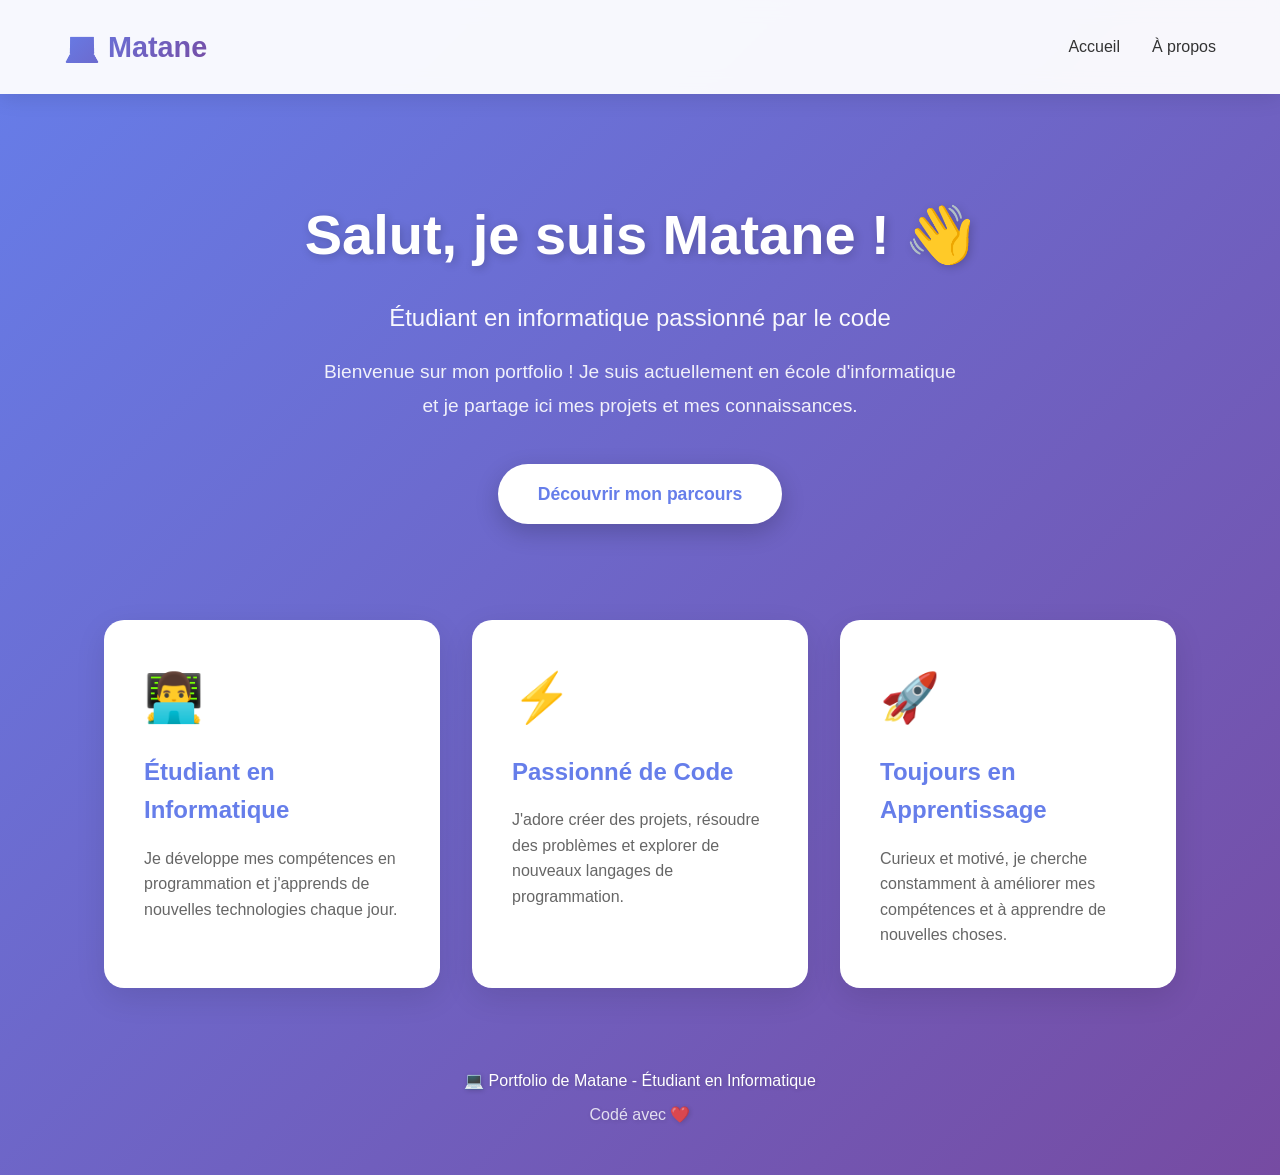
<file: index.html>
<!DOCTYPE html>
<html lang="fr">
<head>
    <meta charset="UTF-8">
    <meta name="viewport" content="width=device-width, initial-scale=1.0">
    <title>Matane - Accueil</title>
    <link rel="stylesheet" href="style.css">
</head>
<body>
    <header>
        <nav>
            <div class="logo">💻 Matane</div>
            <ul class="nav-links">
                <li><a href="index.html">Accueil</a></li>
                <li><a href="apropos.html">À propos</a></li>
            </ul>
        </nav>
    </header>

    <section class="hero">
        <h1>Salut, je suis Matane ! 👋</h1>
        <p class="subtitle">Étudiant en informatique passionné par le code</p>
        <p>Bienvenue sur mon portfolio ! Je suis actuellement en école d'informatique<br>
        et je partage ici mes projets et mes connaissances.</p>
        <div class="cta-buttons">
            <a href="apropos.html" class="cta-button">Découvrir mon parcours</a>
        </div>
    </section>

    <section class="features">
        <div class="feature-card">
            <div class="feature-icon">👨‍💻</div>
            <h3>Étudiant en Informatique</h3>
            <p>Je développe mes compétences en programmation et j'apprends de nouvelles technologies chaque jour.</p>
        </div>

        <div class="feature-card">
            <div class="feature-icon">⚡</div>
            <h3>Passionné de Code</h3>
            <p>J'adore créer des projets, résoudre des problèmes et explorer de nouveaux langages de programmation.</p>
        </div>

        <div class="feature-card">
            <div class="feature-icon">🚀</div>
            <h3>Toujours en Apprentissage</h3>
            <p>Curieux et motivé, je cherche constamment à améliorer mes compétences et à apprendre de nouvelles choses.</p>
        </div>
    </section>

    <footer>
        <p>💻 Portfolio de Matane - Étudiant en Informatique</p>
        <p style="margin-top: 0.5rem; opacity: 0.8;">Codé avec ❤️</p>
    </footer>
</body>
</html>
</file>
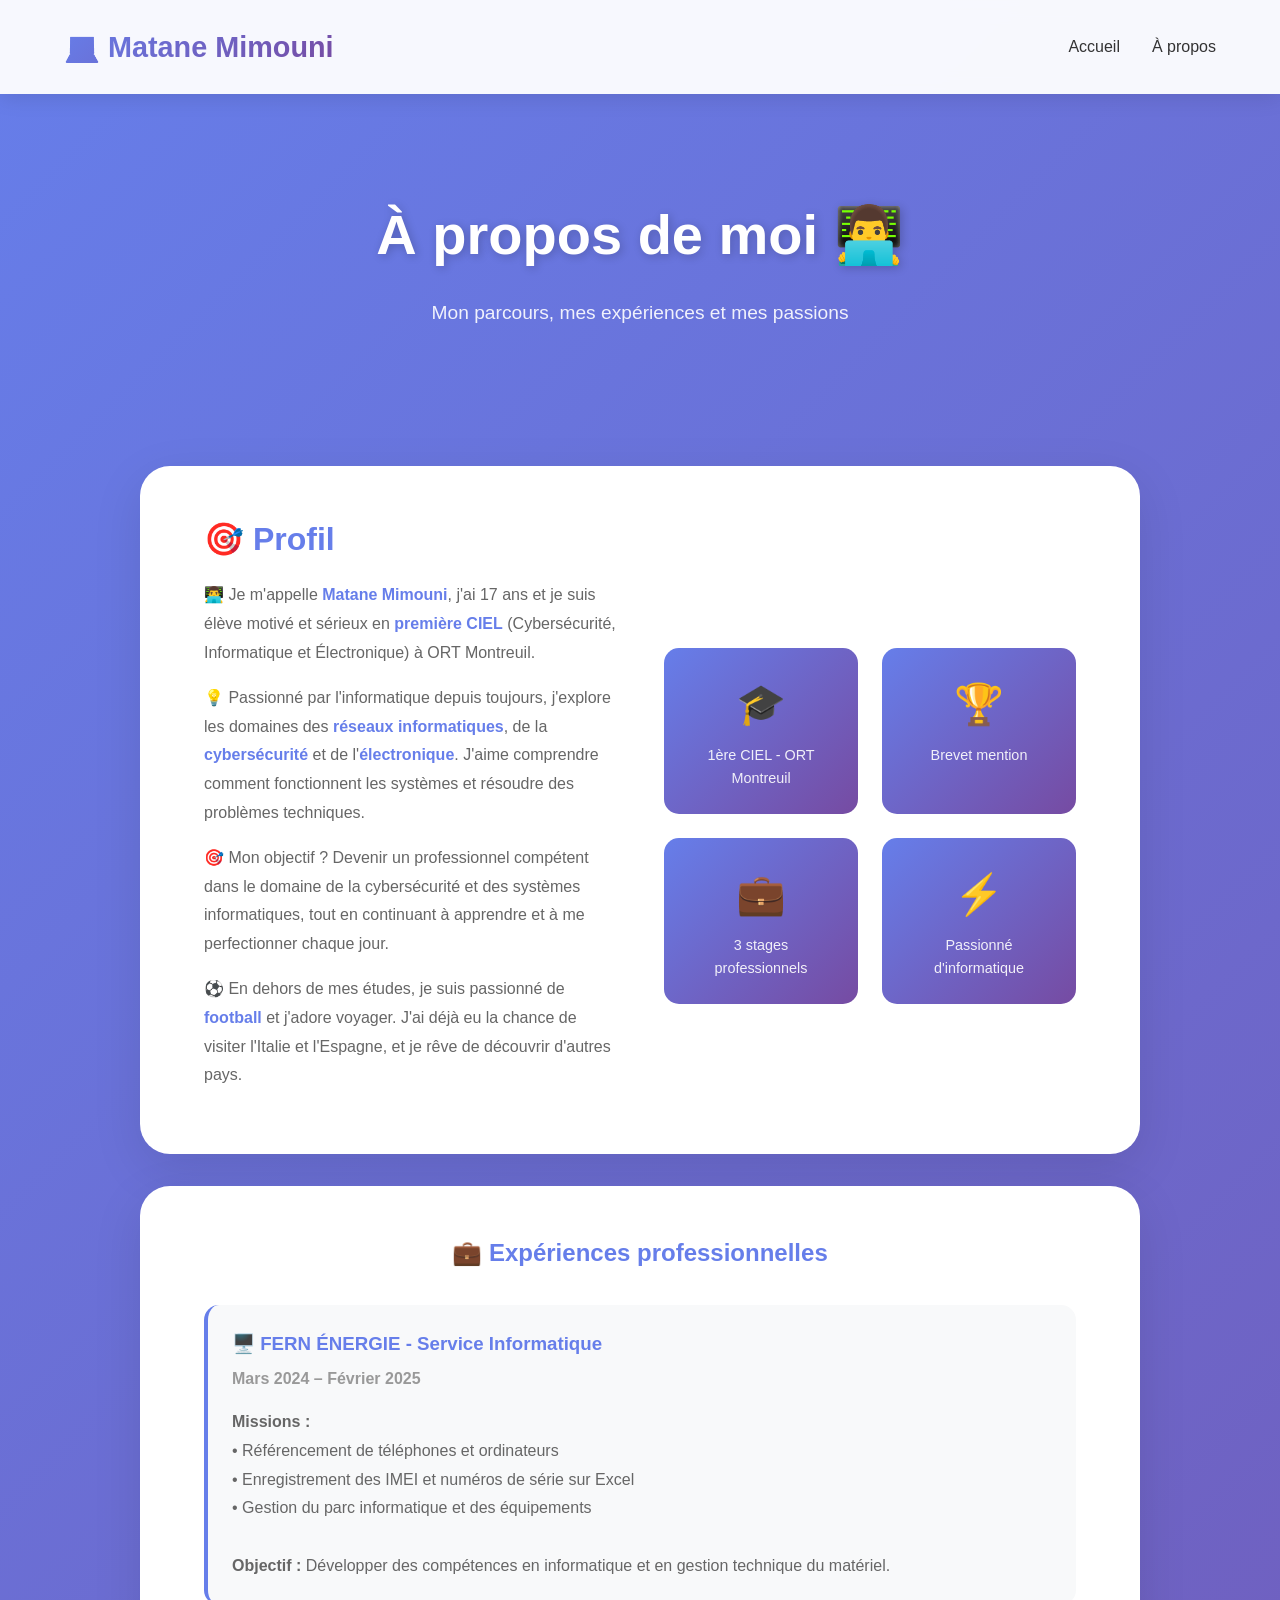
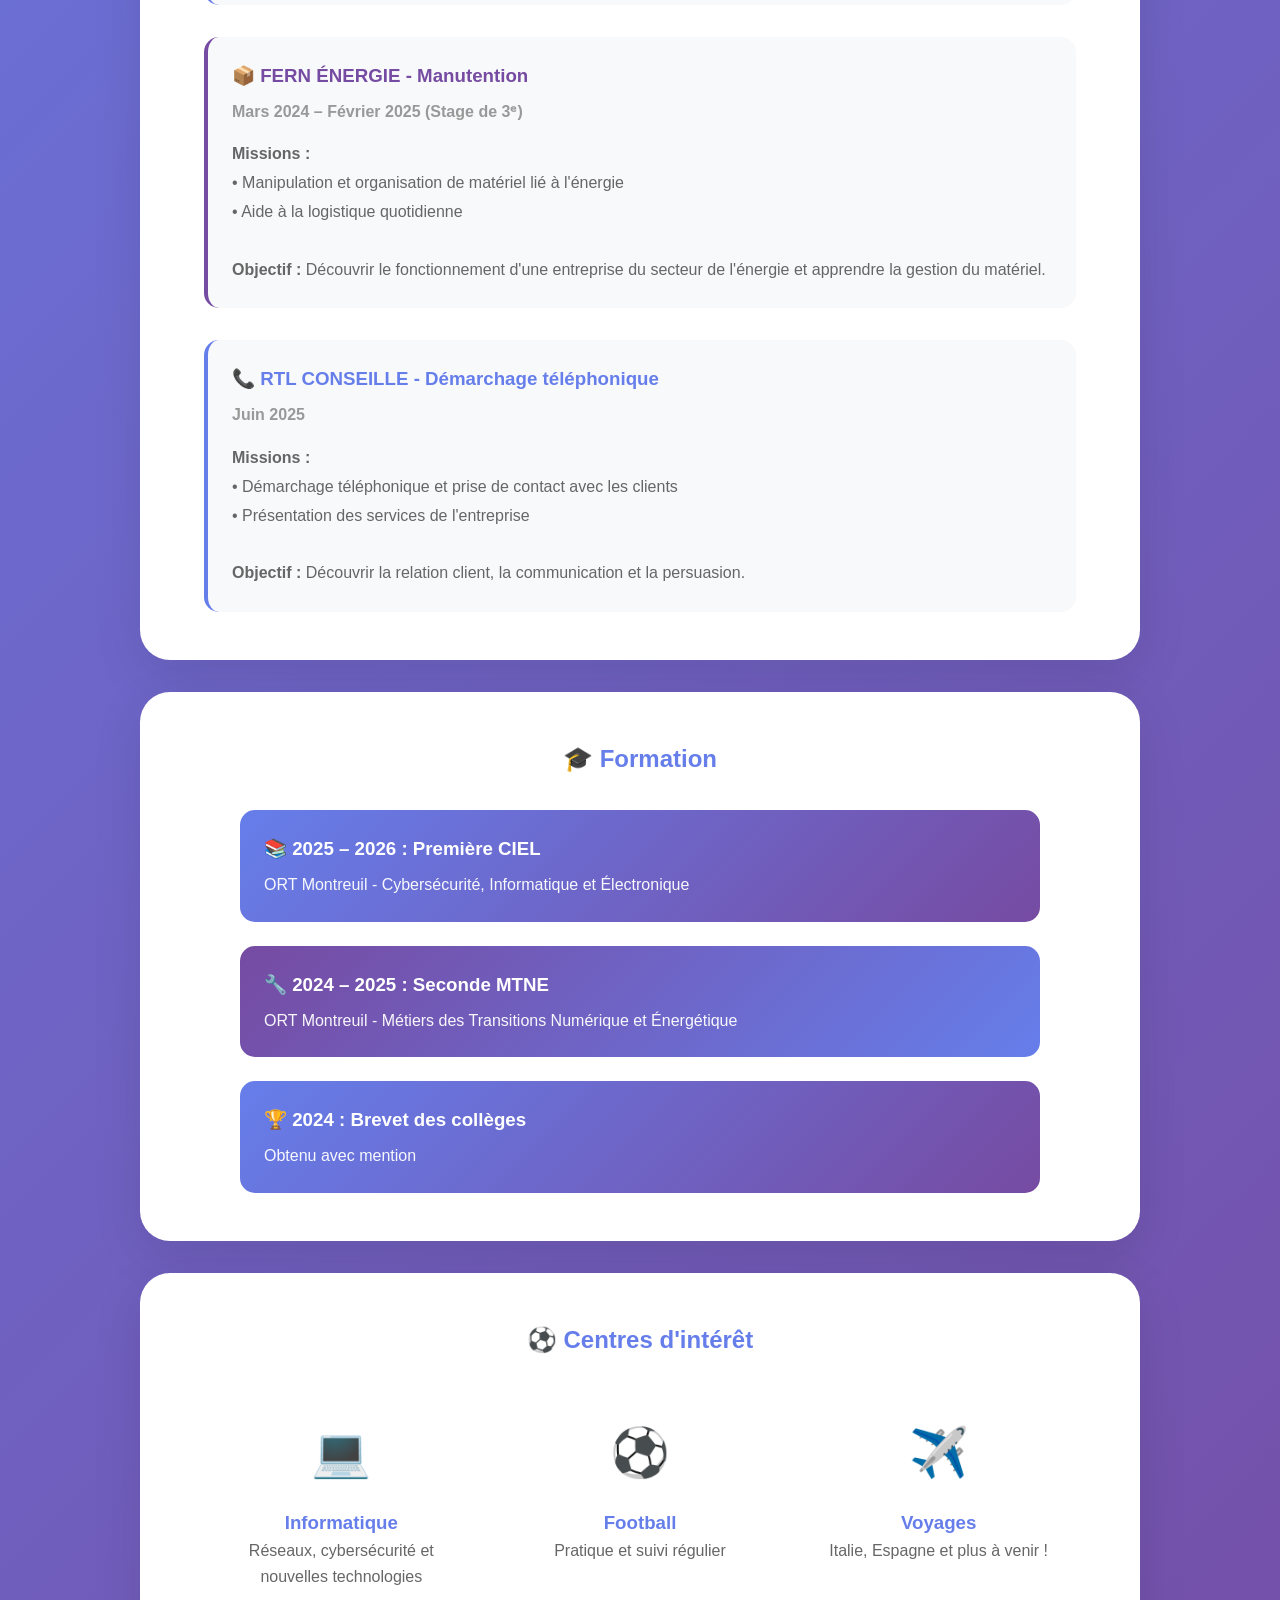
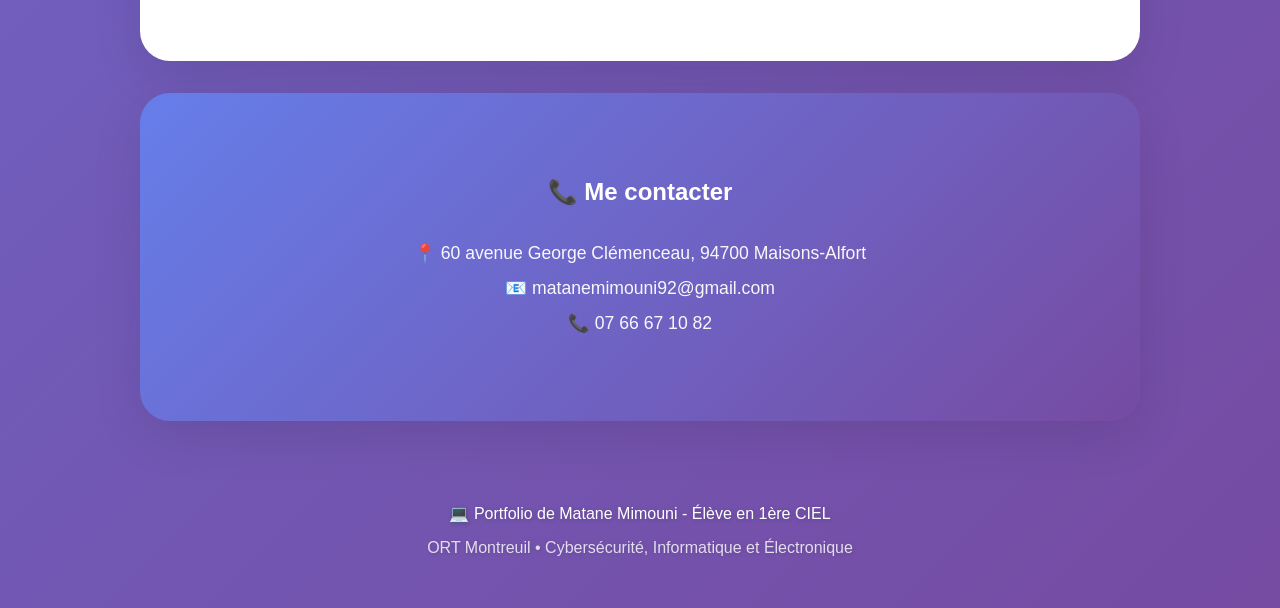
<file: apropos.html>
<!DOCTYPE html>
<html lang="fr">
<head>
    <meta charset="UTF-8">
    <meta name="viewport" content="width=device-width, initial-scale=1.0">
    <title>Matane Mimouni - À propos</title>
    <link rel="stylesheet" href="style.css">
</head>
<body>
    <header>
        <nav>
            <div class="logo">💻 Matane Mimouni</div>
            <ul class="nav-links">
                <li><a href="index.html">Accueil</a></li>
                <li><a href="apropos.html">À propos</a></li>
            </ul>
        </nav>
    </header>

    <section class="hero">
        <h1>À propos de moi 👨‍💻</h1>
        <p>Mon parcours, mes expériences et mes passions</p>
    </section>

    <section class="about-section">
        <div class="about-content">
            <div class="about-text">
                <h2>🎯 Profil</h2>
                <p>👨‍💻 Je m'appelle <strong>Matane Mimouni</strong>, j'ai 17 ans et je suis élève motivé et sérieux en <strong>première CIEL</strong> (Cybersécurité, Informatique et Électronique) à ORT Montreuil.</p>
                
                <p>💡 Passionné par l'informatique depuis toujours, j'explore les domaines des <strong>réseaux informatiques</strong>, de la <strong>cybersécurité</strong> et de l'<strong>électronique</strong>. J'aime comprendre comment fonctionnent les systèmes et résoudre des problèmes techniques.</p>
                
                <p>🎯 Mon objectif ? Devenir un professionnel compétent dans le domaine de la cybersécurité et des systèmes informatiques, tout en continuant à apprendre et à me perfectionner chaque jour.</p>
                
                <p>⚽ En dehors de mes études, je suis passionné de <strong>football</strong> et j'adore voyager. J'ai déjà eu la chance de visiter l'Italie et l'Espagne, et je rêve de découvrir d'autres pays.</p>
            </div>
            <div class="stats">
                <div class="stat-card">
                    <div class="stat-number">🎓</div>
                    <div class="stat-label">1ère CIEL - ORT Montreuil</div>
                </div>
                <div class="stat-card">
                    <div class="stat-number">🏆</div>
                    <div class="stat-label">Brevet mention</div>
                </div>
                <div class="stat-card">
                    <div class="stat-number">💼</div>
                    <div class="stat-label">3 stages professionnels</div>
                </div>
                <div class="stat-card">
                    <div class="stat-number">⚡</div>
                    <div class="stat-label">Passionné d'informatique</div>
                </div>
            </div>
        </div>
    </section>

    <section class="about-section" style="margin-top: 2rem;">
        <h2 style="color: #667eea; text-align: center; margin-bottom: 2rem;">💼 Expériences professionnelles</h2>
        
        <div style="margin-bottom: 2rem; padding: 1.5rem; background: #f8f9fa; border-radius: 15px; border-left: 4px solid #667eea;">
            <h3 style="color: #667eea; margin-bottom: 0.5rem;">🖥️ FERN ÉNERGIE - Service Informatique</h3>
            <p style="color: #999; margin-bottom: 1rem;"><strong>Mars 2024 – Février 2025</strong></p>
            <p style="color: #666; line-height: 1.8;">
                <strong>Missions :</strong><br>
                • Référencement de téléphones et ordinateurs<br>
                • Enregistrement des IMEI et numéros de série sur Excel<br>
                • Gestion du parc informatique et des équipements<br>
                <br>
                <strong>Objectif :</strong> Développer des compétences en informatique et en gestion technique du matériel.
            </p>
        </div>
        
        <div style="margin-bottom: 2rem; padding: 1.5rem; background: #f8f9fa; border-radius: 15px; border-left: 4px solid #764ba2;">
            <h3 style="color: #764ba2; margin-bottom: 0.5rem;">📦 FERN ÉNERGIE - Manutention</h3>
            <p style="color: #999; margin-bottom: 1rem;"><strong>Mars 2024 – Février 2025 (Stage de 3ᵉ)</strong></p>
            <p style="color: #666; line-height: 1.8;">
                <strong>Missions :</strong><br>
                • Manipulation et organisation de matériel lié à l'énergie<br>
                • Aide à la logistique quotidienne<br>
                <br>
                <strong>Objectif :</strong> Découvrir le fonctionnement d'une entreprise du secteur de l'énergie et apprendre la gestion du matériel.
            </p>
        </div>
        
        <div style="padding: 1.5rem; background: #f8f9fa; border-radius: 15px; border-left: 4px solid #667eea;">
            <h3 style="color: #667eea; margin-bottom: 0.5rem;">📞 RTL CONSEILLE - Démarchage téléphonique</h3>
            <p style="color: #999; margin-bottom: 1rem;"><strong>Juin 2025</strong></p>
            <p style="color: #666; line-height: 1.8;">
                <strong>Missions :</strong><br>
                • Démarchage téléphonique et prise de contact avec les clients<br>
                • Présentation des services de l'entreprise<br>
                <br>
                <strong>Objectif :</strong> Découvrir la relation client, la communication et la persuasion.
            </p>
        </div>
    </section>

    <section class="about-section" style="margin-top: 2rem;">
        <h2 style="color: #667eea; text-align: center; margin-bottom: 2rem;">🎓 Formation</h2>
        <div style="display: grid; gap: 1.5rem; max-width: 800px; margin: 0 auto;">
            <div style="padding: 1.5rem; background: linear-gradient(135deg, #667eea, #764ba2); border-radius: 15px; color: white;">
                <h3 style="margin-bottom: 0.5rem;">📚 2025 – 2026 : Première CIEL</h3>
                <p style="opacity: 0.95;">ORT Montreuil - Cybersécurité, Informatique et Électronique</p>
            </div>
            
            <div style="padding: 1.5rem; background: linear-gradient(135deg, #764ba2, #667eea); border-radius: 15px; color: white;">
                <h3 style="margin-bottom: 0.5rem;">🔧 2024 – 2025 : Seconde MTNE</h3>
                <p style="opacity: 0.95;">ORT Montreuil - Métiers des Transitions Numérique et Énergétique</p>
            </div>
            
            <div style="padding: 1.5rem; background: linear-gradient(135deg, #667eea, #764ba2); border-radius: 15px; color: white;">
                <h3 style="margin-bottom: 0.5rem;">🏆 2024 : Brevet des collèges</h3>
                <p style="opacity: 0.95;">Obtenu avec mention</p>
            </div>
        </div>
    </section>

    <section class="about-section" style="margin-top: 2rem;">
        <h2 style="color: #667eea; text-align: center; margin-bottom: 2rem;">⚽ Centres d'intérêt</h2>
        <div style="display: grid; grid-template-columns: repeat(auto-fit, minmax(200px, 1fr)); gap: 1.5rem;">
            <div style="text-align: center; padding: 1.5rem;">
                <div style="font-size: 3rem; margin-bottom: 1rem;">💻</div>
                <h3 style="color: #667eea;">Informatique</h3>
                <p style="color: #666;">Réseaux, cybersécurité et nouvelles technologies</p>
            </div>
            
            <div style="text-align: center; padding: 1.5rem;">
                <div style="font-size: 3rem; margin-bottom: 1rem;">⚽</div>
                <h3 style="color: #667eea;">Football</h3>
                <p style="color: #666;">Pratique et suivi régulier</p>
            </div>
            
            <div style="text-align: center; padding: 1.5rem;">
                <div style="font-size: 3rem; margin-bottom: 1rem;">✈️</div>
                <h3 style="color: #667eea;">Voyages</h3>
                <p style="color: #666;">Italie, Espagne et plus à venir !</p>
            </div>
        </div>
    </section>

    <section class="about-section" style="margin-top: 2rem; background: linear-gradient(135deg, #667eea, #764ba2); color: white;">
        <div style="text-align: center; padding: 2rem;">
            <h2 style="color: white; margin-bottom: 1.5rem;">📞 Me contacter</h2>
            <p style="font-size: 1.1rem; line-height: 2; opacity: 0.95;">
                📍 60 avenue George Clémenceau, 94700 Maisons-Alfort<br>
                📧 matanemimouni92@gmail.com<br>
                📞 07 66 67 10 82
            </p>
        </div>
    </section>

    <footer>
        <p>💻 Portfolio de Matane Mimouni - Élève en 1ère CIEL</p>
        <p style="margin-top: 0.5rem; opacity: 0.8;">ORT Montreuil • Cybersécurité, Informatique et Électronique</p>
    </footer>
</body>
</html>
</file>
<file: style.css>
/* ========================================
   PORTFOLIO MATANE - FICHIER CSS
   ======================================== */

/* Reset et base */
* {
    margin: 0;
    padding: 0;
    box-sizing: border-box;
}

body {
    font-family: 'Segoe UI', Tahoma, Geneva, Verdana, sans-serif;
    background: linear-gradient(135deg, #667eea 0%, #764ba2 100%);
    color: #333;
    overflow-x: hidden;
    line-height: 1.6;
}

/* ========================================
   HEADER & NAVIGATION
   ======================================== */

header {
    background: rgba(255, 255, 255, 0.95);
    backdrop-filter: blur(10px);
    padding: 1.5rem 5%;
    box-shadow: 0 4px 20px rgba(0,0,0,0.1);
    position: sticky;
    top: 0;
    z-index: 100;
    animation: slideDown 0.6s ease;
}

@keyframes slideDown {
    from {
        transform: translateY(-100%);
        opacity: 0;
    }
    to {
        transform: translateY(0);
        opacity: 1;
    }
}

nav {
    display: flex;
    justify-content: space-between;
    align-items: center;
    max-width: 1200px;
    margin: 0 auto;
}

.logo {
    font-size: 1.8rem;
    font-weight: bold;
    background: linear-gradient(135deg, #667eea, #764ba2);
    -webkit-background-clip: text;
    -webkit-text-fill-color: transparent;
    background-clip: text;
}

.nav-links {
    display: flex;
    gap: 2rem;
    list-style: none;
}

.nav-links a {
    text-decoration: none;
    color: #333;
    font-weight: 500;
    transition: color 0.3s ease;
}

.nav-links a:hover {
    color: #667eea;
}

/* ========================================
   SECTION HERO
   ======================================== */

.hero {
    max-width: 1200px;
    margin: 0 auto;
    padding: 6rem 5% 4rem;
    text-align: center;
    animation: fadeIn 1s ease;
}

@keyframes fadeIn {
    from { 
        opacity: 0; 
        transform: translateY(30px); 
    }
    to { 
        opacity: 1; 
        transform: translateY(0); 
    }
}

.hero h1 {
    font-size: 3.5rem;
    color: white;
    margin-bottom: 1rem;
    text-shadow: 2px 2px 10px rgba(0,0,0,0.2);
}

.hero .subtitle {
    font-size: 1.5rem;
    color: rgba(255,255,255,0.95);
    margin-bottom: 1rem;
    font-weight: 500;
}

.hero p {
    font-size: 1.2rem;
    color: rgba(255,255,255,0.9);
    margin-bottom: 2.5rem;
    line-height: 1.8;
}

/* ========================================
   BOUTONS CTA
   ======================================== */

.cta-buttons {
    display: flex;
    gap: 1.5rem;
    justify-content: center;
    flex-wrap: wrap;
}

.cta-button {
    display: inline-block;
    padding: 1rem 2.5rem;
    background: white;
    color: #667eea;
    text-decoration: none;
    border-radius: 50px;
    font-weight: bold;
    font-size: 1.1rem;
    box-shadow: 0 8px 25px rgba(0,0,0,0.2);
    transition: transform 0.3s ease, box-shadow 0.3s ease;
}

.cta-button:hover {
    transform: translateY(-3px);
    box-shadow: 0 12px 35px rgba(0,0,0,0.3);
}

.cta-button.secondary {
    background: transparent;
    color: white;
    border: 2px solid white;
}

.cta-button.secondary:hover {
    background: white;
    color: #667eea;
}

/* ========================================
   TITRES DE SECTION
   ======================================== */

.section-title {
    text-align: center;
    font-size: 2.5rem;
    color: white;
    margin: 4rem 0 3rem;
    text-shadow: 2px 2px 10px rgba(0,0,0,0.2);
}

/* ========================================
   SECTION À PROPOS
   ======================================== */

.about-section {
    max-width: 1000px;
    margin: 2rem auto;
    padding: 3rem 5%;
    background: white;
    border-radius: 30px;
    box-shadow: 0 15px 50px rgba(0,0,0,0.1);
}

.about-content {
    display: grid;
    grid-template-columns: 1fr 1fr;
    gap: 3rem;
    align-items: center;
}

.about-text h2 {
    color: #667eea;
    font-size: 2rem;
    margin-bottom: 1rem;
}

.about-text p {
    color: #666;
    line-height: 1.8;
    margin-bottom: 1rem;
}

.about-text strong {
    color: #667eea;
    font-weight: 600;
}

/* ========================================
   CARTES DE STATISTIQUES
   ======================================== */

.stats {
    display: grid;
    grid-template-columns: repeat(2, 1fr);
    gap: 1.5rem;
    margin-top: 2rem;
}

.stat-card {
    background: linear-gradient(135deg, #667eea, #764ba2);
    padding: 1.5rem;
    border-radius: 15px;
    text-align: center;
    color: white;
    transition: transform 0.3s ease;
}

.stat-card:hover {
    transform: scale(1.05);
}

.stat-number {
    font-size: 2.5rem;
    font-weight: bold;
    margin-bottom: 0.5rem;
}

.stat-label {
    font-size: 0.9rem;
    opacity: 0.9;
}

/* ========================================
   CARTES DE FONCTIONNALITÉS
   ======================================== */

.features {
    max-width: 1200px;
    margin: 2rem auto;
    padding: 0 5%;
    display: grid;
    grid-template-columns: repeat(auto-fit, minmax(300px, 1fr));
    gap: 2rem;
}

.feature-card {
    background: white;
    padding: 2.5rem;
    border-radius: 20px;
    box-shadow: 0 10px 30px rgba(0,0,0,0.1);
    transition: transform 0.3s ease, box-shadow 0.3s ease;
    animation: fadeInUp 0.8s ease backwards;
}

.feature-card:nth-child(1) { animation-delay: 0.1s; }
.feature-card:nth-child(2) { animation-delay: 0.2s; }
.feature-card:nth-child(3) { animation-delay: 0.3s; }
.feature-card:nth-child(4) { animation-delay: 0.4s; }

@keyframes fadeInUp {
    from {
        opacity: 0;
        transform: translateY(40px);
    }
    to {
        opacity: 1;
        transform: translateY(0);
    }
}

.feature-card:hover {
    transform: translateY(-8px);
    box-shadow: 0 15px 40px rgba(0,0,0,0.15);
}

.feature-icon {
    font-size: 3rem;
    margin-bottom: 1rem;
}

.feature-card h3 {
    color: #667eea;
    margin-bottom: 1rem;
    font-size: 1.5rem;
}

.feature-card p {
    color: #666;
    line-height: 1.6;
}

/* ========================================
   SECTION DÉMO CODE
   ======================================== */

.demo-section {
    max-width: 1200px;
    margin: 2rem auto 4rem;
    padding: 4rem 5%;
    background: white;
    border-radius: 30px;
    box-shadow: 0 15px 50px rgba(0,0,0,0.1);
}

.demo-section h2 {
    text-align: center;
    font-size: 2.5rem;
    color: #667eea;
    margin-bottom: 1.5rem;
}

.demo-section .subtitle {
    text-align: center;
    color: #666;
    margin-bottom: 3rem;
    font-size: 1.1rem;
}

.code-demo {
    background: #282c34;
    color: #abb2bf;
    padding: 2rem;
    border-radius: 15px;
    font-family: 'Courier New', Consolas, monospace;
    overflow-x: auto;
    box-shadow: inset 0 4px 10px rgba(0,0,0,0.3);
    font-size: 0.95rem;
}

.code-line {
    margin: 0.5rem 0;
}

/* Coloration syntaxique */
.keyword { 
    color: #c678dd; 
    font-weight: bold;
}

.string { 
    color: #98c379; 
}

.function { 
    color: #61afef; 
}

.comment { 
    color: #5c6370; 
    font-style: italic; 
}

.number { 
    color: #d19a66; 
}

/* ========================================
   FOOTER
   ======================================== */

footer {
    text-align: center;
    padding: 3rem 5%;
    color: white;
    margin-top: 2rem;
}

footer p {
    font-size: 1rem;
    text-shadow: 1px 1px 5px rgba(0,0,0,0.2);
}

/* ========================================
   RESPONSIVE - MOBILE
   ======================================== */

@media (max-width: 768px) {
    /* Hero */
    .hero h1 { 
        font-size: 2.5rem; 
    }
    
    .hero .subtitle {
        font-size: 1.2rem;
    }
    
    .hero p {
        font-size: 1rem;
    }
    
    /* Navigation */
    .nav-links { 
        gap: 1rem; 
        font-size: 0.9rem; 
    }
    
    .logo {
        font-size: 1.5rem;
    }
    
    /* Grilles */
    .features { 
        grid-template-columns: 1fr; 
    }
    
    .about-content { 
        grid-template-columns: 1fr; 
    }
    
    .stats { 
        grid-template-columns: 1fr; 
    }
    
    /* Boutons */
    .cta-buttons { 
        flex-direction: column; 
        width: 100%; 
    }
    
    .cta-button { 
        width: 100%; 
    }
    
    /* Sections */
    .section-title {
        font-size: 2rem;
        margin: 3rem 0 2rem;
    }
    
    .demo-section h2 {
        font-size: 2rem;
    }
    
    .code-demo {
        font-size: 0.85rem;
        padding: 1.5rem;
    }
}

@media (max-width: 480px) {
    .hero h1 { 
        font-size: 2rem; 
    }
    
    .feature-card {
        padding: 2rem;
    }
    
    .about-section {
        padding: 2rem 5%;
    }
    
    .demo-section {
        padding: 2rem 5%;
    }
}

/* ========================================
   ANIMATIONS SUPPLÉMENTAIRES
   ======================================== */

/* Animation au scroll */
@keyframes slideInLeft {
    from {
        opacity: 0;
        transform: translateX(-50px);
    }
    to {
        opacity: 1;
        transform: translateX(0);
    }
}

@keyframes slideInRight {
    from {
        opacity: 0;
        transform: translateX(50px);
    }
    to {
        opacity: 1;
        transform: translateX(0);
    }
}

/* Effet de brillance sur les boutons */
.cta-button::before {
    content: '';
    position: absolute;
    top: 0;
    left: -100%;
    width: 100%;
    height: 100%;
    background: linear-gradient(90deg, transparent, rgba(255,255,255,0.3), transparent);
    transition: left 0.5s;
}

.cta-button {
    position: relative;
    overflow: hidden;
}

.cta-button:hover::before {
    left: 100%;
}

/* ========================================
   UTILITAIRES
   ======================================== */

.text-center {
    text-align: center;
}

.mt-1 { margin-top: 1rem; }
.mt-2 { margin-top: 2rem; }
.mt-3 { margin-top: 3rem; }

.mb-1 { margin-bottom: 1rem; }
.mb-2 { margin-bottom: 2rem; }
.mb-3 { margin-bottom: 3rem; }

.p-1 { padding: 1rem; }
.p-2 { padding: 2rem; }
.p-3 { padding: 3rem; }
</file>
